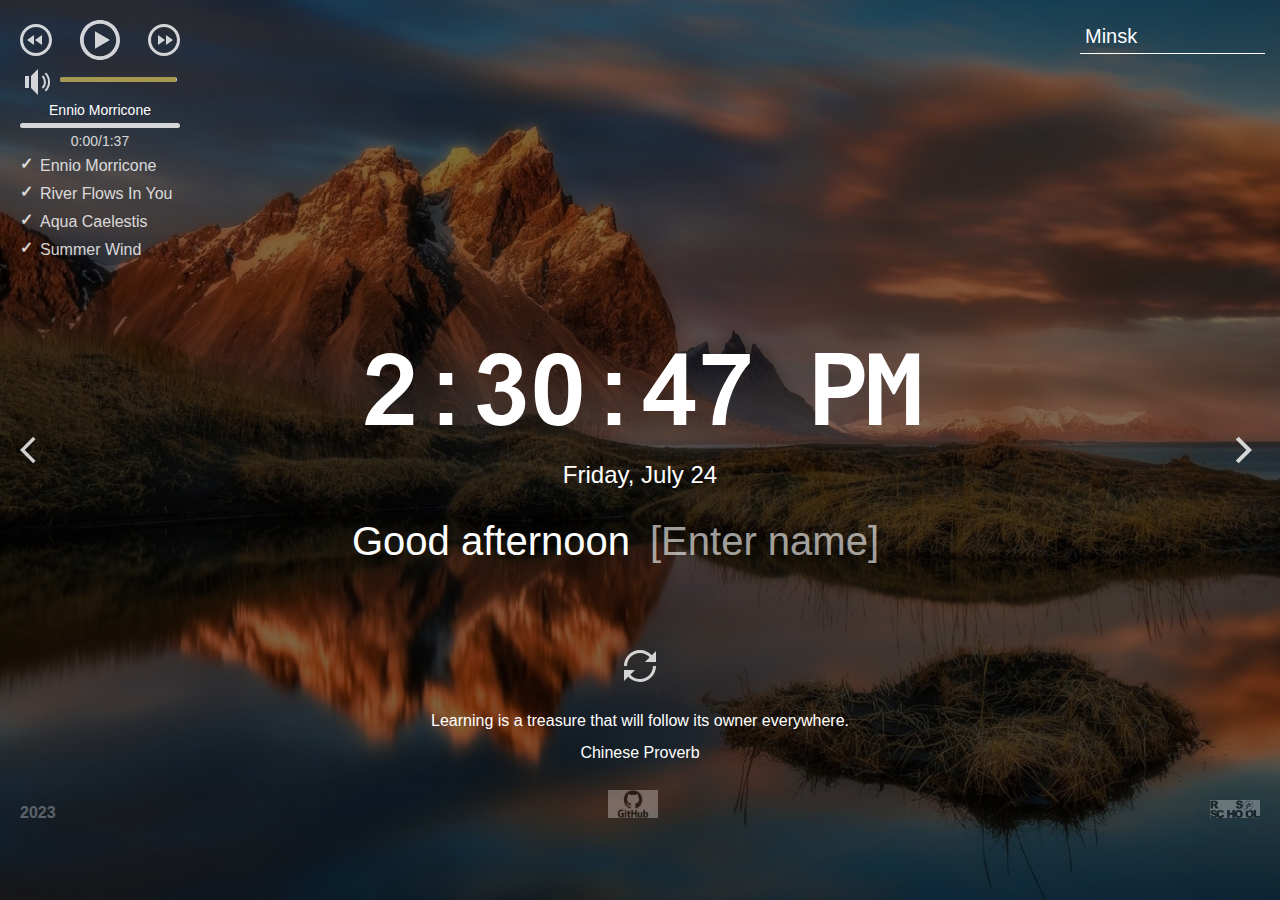
<file: momentum/index.html>
<!DOCTYPE html>
<html lang="en">
  <head>
    <meta charset="UTF-8" />
    <meta name="viewport" content="width=device-width, initial-scale=1.0" />
    <link href="assets/favicon.ico" rel="shortcut icon" />
    <link rel="stylesheet" href="css/owfont-regular.css" />
    <link rel="stylesheet" href="css/style.css" />
    <link rel="stylesheet" href="css/css_pro.css" />
    <title>momentum</title>
  </head>
  <body class="body">
    <header class="header">
      <div class="player">
        <div class="player-controls">
          <button class="play-prev player-icon"></button>
          <button class="play player-icon"></button>
          <button class="play-next player-icon"></button>
        </div>

        <!--*********************************************************************-->
        <div class="volume-container">
          <div class="volume-button">
            <div class="volume icono-volumeMedium"></div>
          </div>

          <div class="volume-slider">
            <div class="volume-percentage"></div>
          </div>
        </div>
        <div class="current-track-name">Ennio Morricone</div>
        <!--*********************************************************************-->
        <!--*********************************************************************-->
        <div class="timeline">
          <div class="progress"></div>
        </div>
        <div class="time-track">
          <div class="current">0:00</div>
          <div class="divider">/</div>
          <div class="length">1:37</div>
        </div>
        <!--*********************************************************************-->
        <ul class="play-list"></ul>
      </div>
      <div class="weather">
        <input type="text" class="city" value="Minsk" />
        <i class="weather-icon owf"></i>
        <div class="weather-error"></div>
        <div class="description-container">
          <span class="temperature"></span>
          <span class="weather-description"></span>
        </div>
        <div class="wind"></div>
        <div class="humidity"></div>
      </div>
    </header>
    <main class="main">
      <div class="slider-icons">
        <button class="slide-prev slider-icon"></button>
        <button class="slide-next slider-icon"></button>
      </div>
      <time class="time"></time>
      <date class="date"></date>
      <div class="greeting-container">
        <span class="greeting"></span>
        <input type="text" placeholder="[Enter name]" class="name" />
      </div>
    </main>
    <section class="footer">
      <button class="change-quote"></button>
      <div>
        <div class="quote"></div>
        <div class="author"></div>
      </div>
    </section>

    <footer class="fff">
      <p class="year">2023</p>
      <a href="https://github.com/Alexey888888"
        ><img class="logo-git" src="assets/img/GitHub-logo.jpg" alt="github"
      /></a>
      <a href="https://rs.school/js/"
        ><img
          class="logo-git"
          src="assets/img/rs_school_js.svg"
          alt="rs_school_js"
      /></a>
    </footer>
    <script src="js/index.js"></script>
    <script type="module" src="js/time_date_greeting.js"></script>
    <script src="js/save_name.js"></script>
    <script type="module" src="js/slider.js"></script>
    <script src="js/weather.js"></script>
    <script src="js/quotes.js"></script>
    <script type="module" src="js/audio_play.js"></script>
  </body>
</html>
</file>
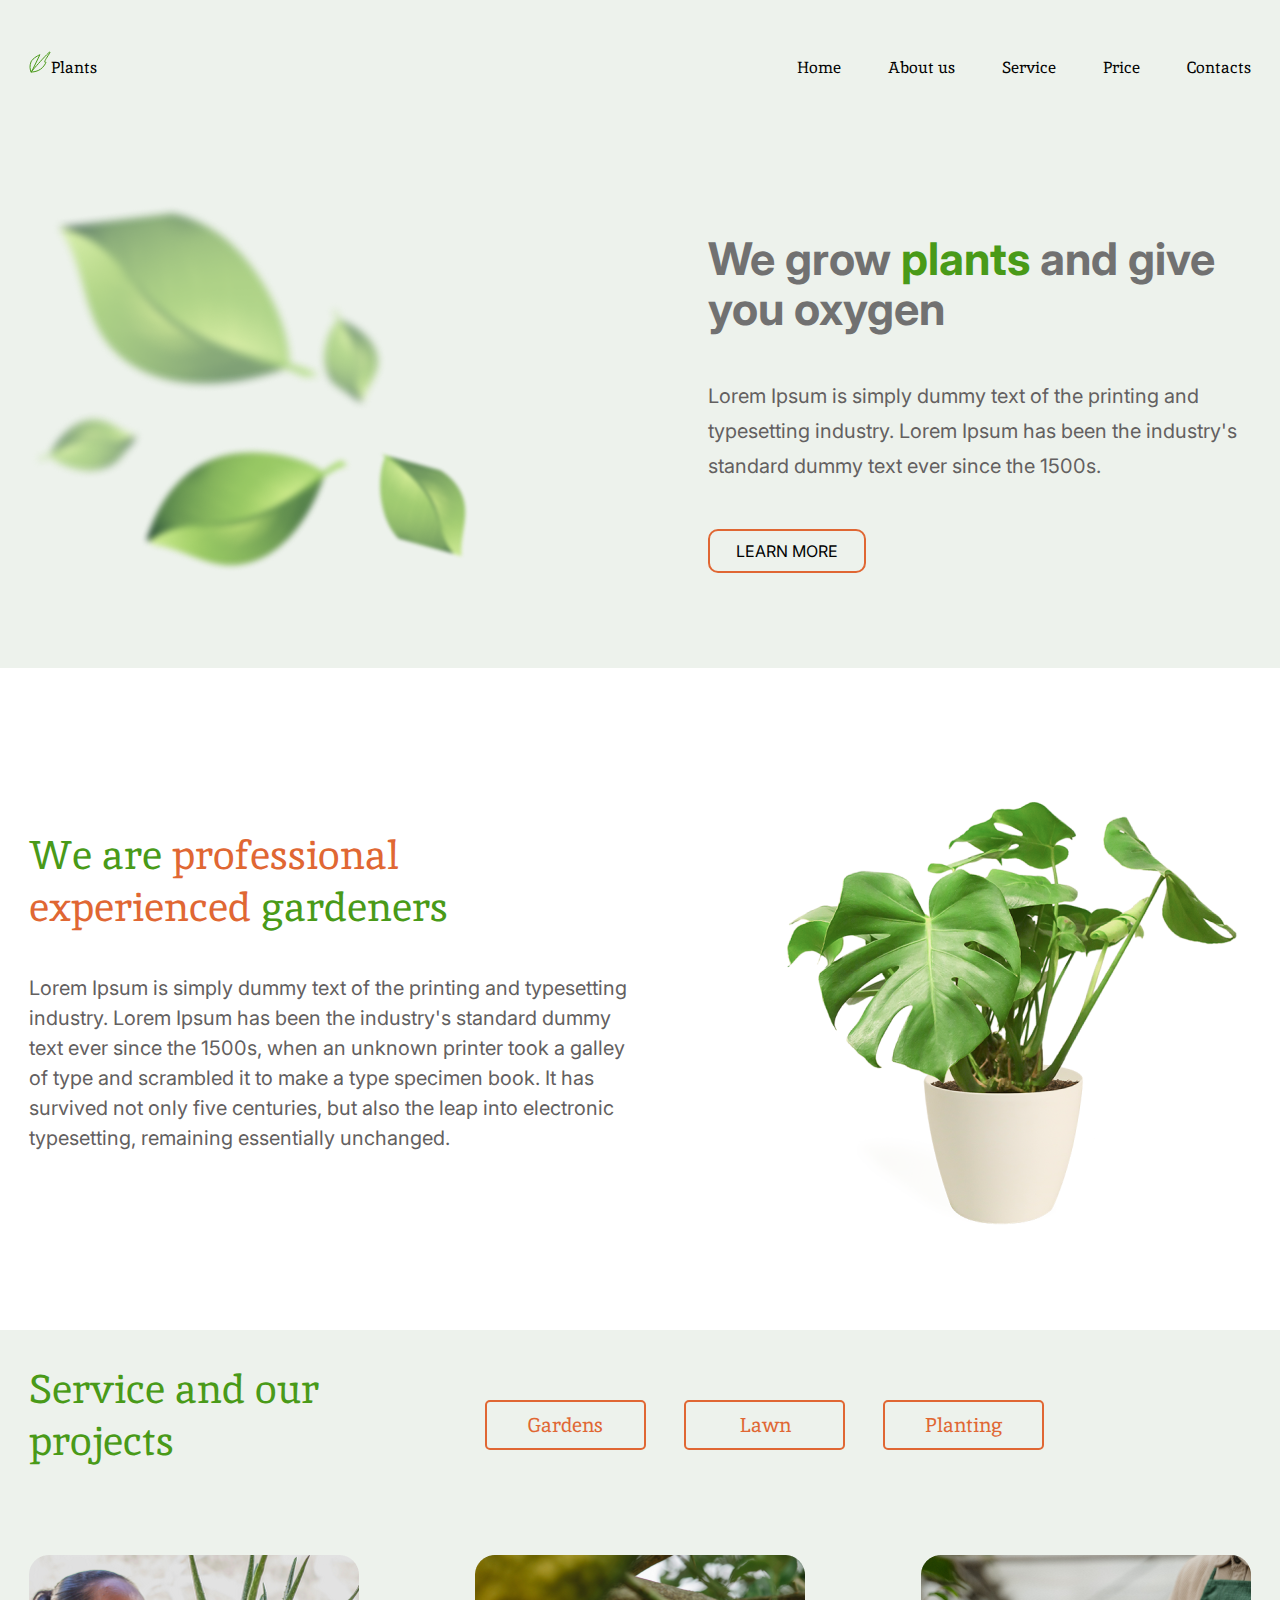
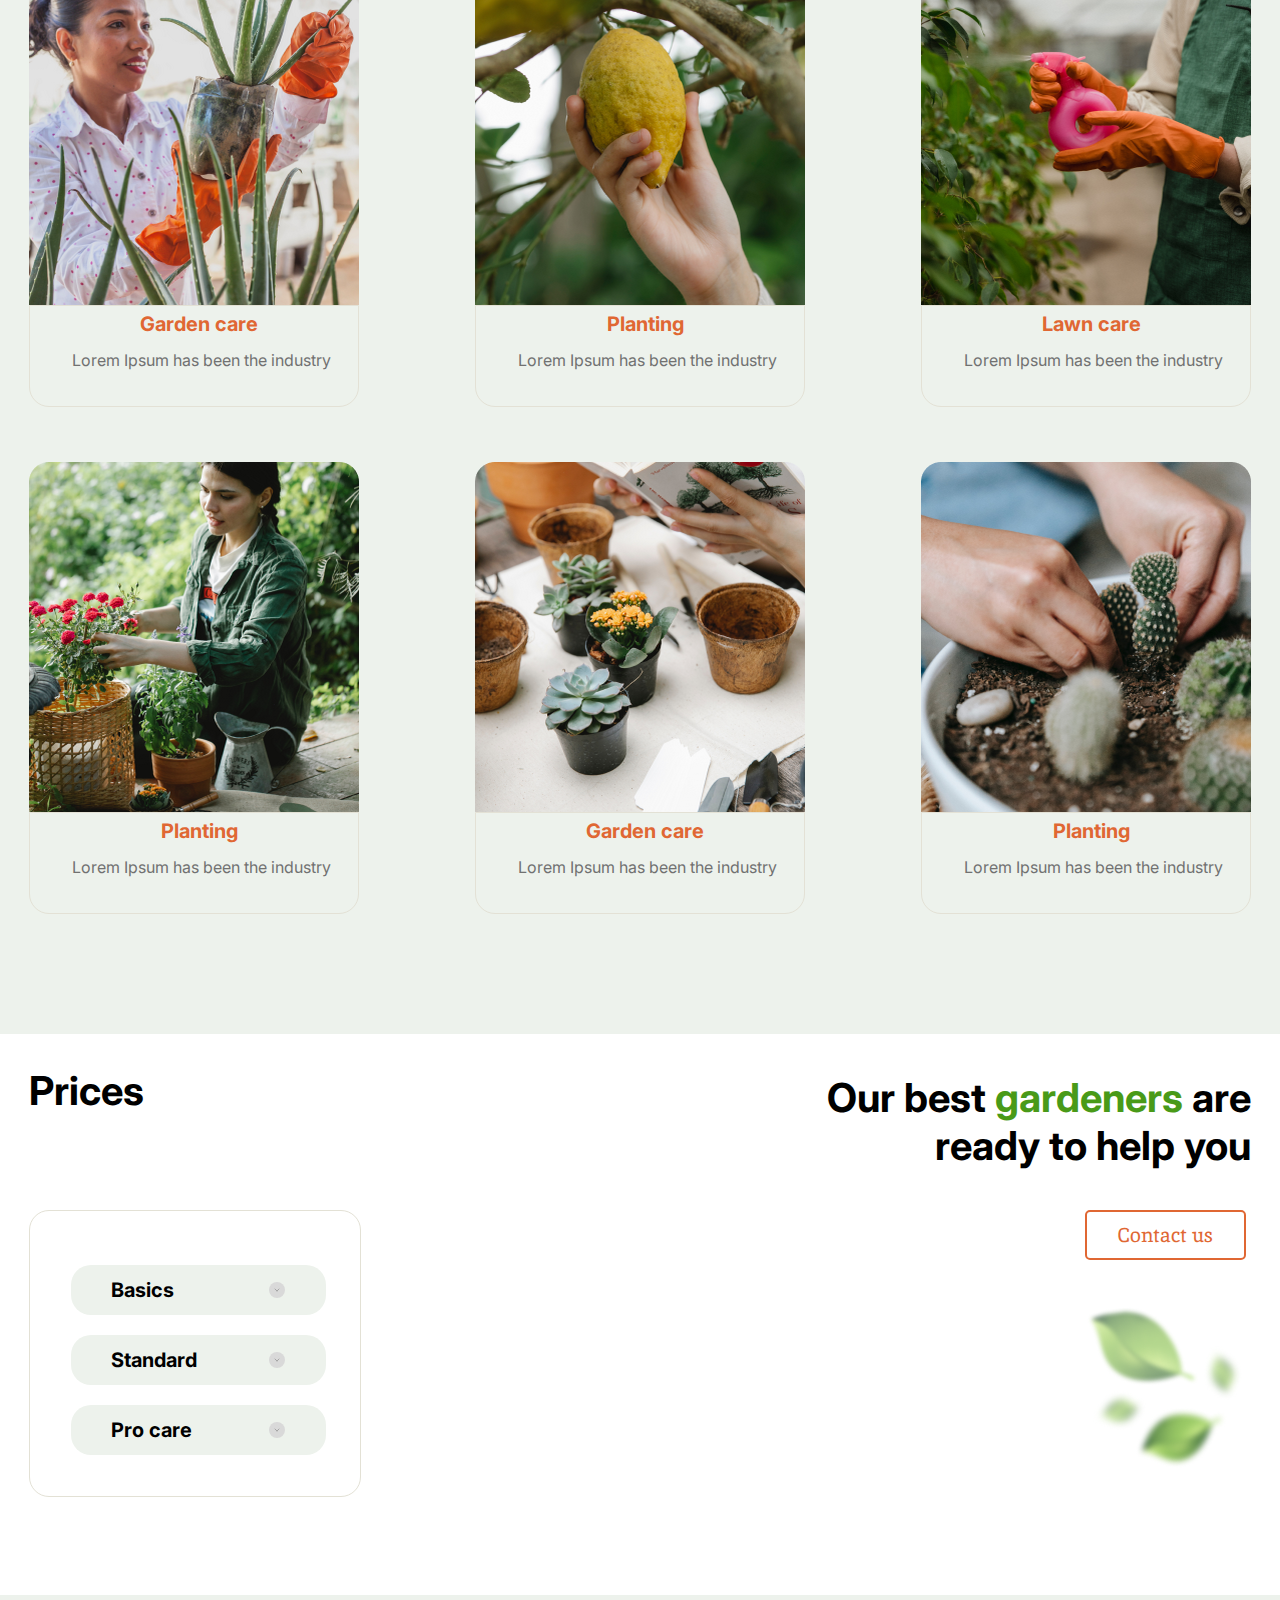
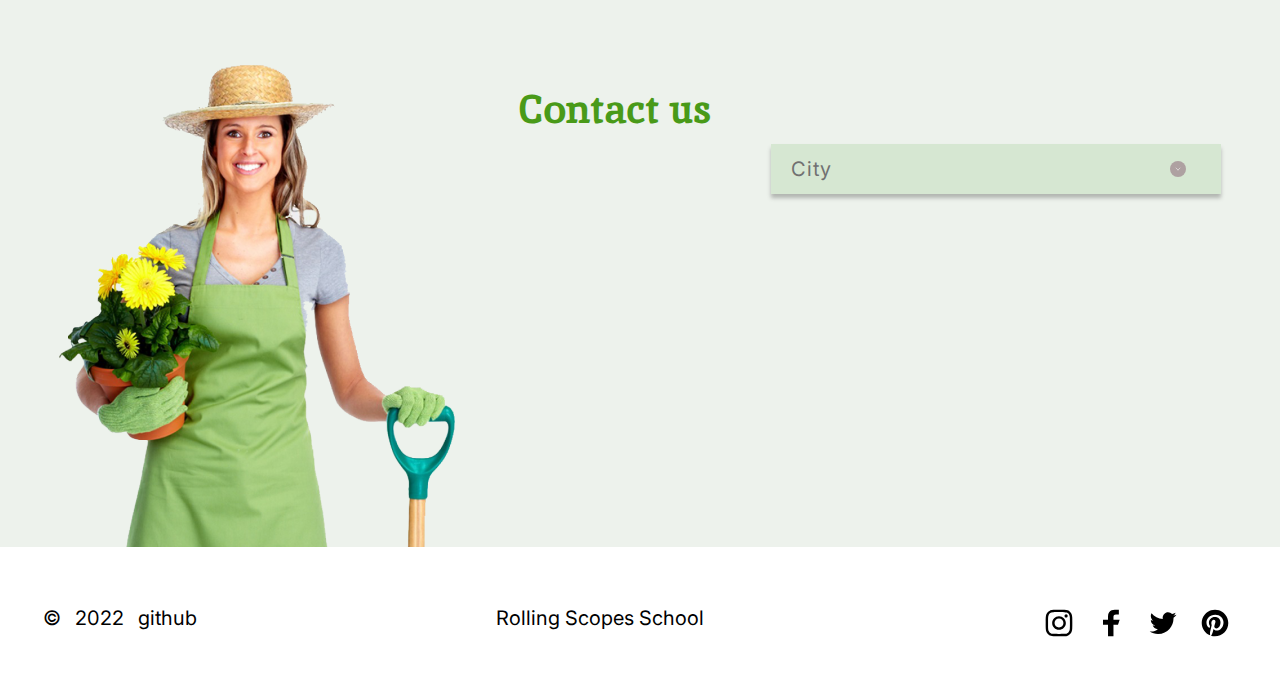
<file: plants/index.html>
<!DOCTYPE html>
<html lang="en">
  <head>
    <meta charset="UTF-8" />
    <meta http-equiv="X-UA-Compatible" content="IE=edge" />
    <meta name="viewport" content="width=device-width, initial-scale=1.0" />
    <title>Plants</title>
    <link rel="stylesheet" type="text/css" href="./assets/normalize.css" />
    <link rel="preconnect" href="https://fonts.googleapis.com" />
    <link rel="preconnect" href="https://fonts.gstatic.com" crossorigin />
    <link
      href="https://fonts.googleapis.com/css2?family=Inika:wght@400;700&family=Inter:wght@400;700&display=swap"
      rel="stylesheet"
    />
    <link rel="stylesheet" href="style.css" />
    <link rel="stylesheet" href="media.css" />
    <link
      rel="shortcut icon"
      href="./assets/img/favicon.png"
      type="image/x-icon"
    />
  </head>
  <body>
    <!--HEADER-->
    <header class="header">
      <div class="container">
        <div class="header__wrapper">
          <a href="#"
            ><div class="header__logo-container">
              <img src="assets/svg/logo_vector.svg" alt="logo" />
              <p class="logo__title">Plants</p>
            </div></a
          >

          <div class="burger">
            <span></span>
            <span></span>
            <span></span>
            <span></span>
          </div>

          <div class="menu">
            <nav class="navigation">
              <ul class="navigation__menu">
                <li class="navigation__item">
                  <a class="link-navigation" href="#">Home</a>
                </li>
                <li class="navigation__item">
                  <a class="link-navigation" href="#about">About us</a>
                </li>
                <li class="navigation__item">
                  <a class="link-navigation" href="#service">Service</a>
                </li>
                <li class="navigation__item">
                  <a class="link-navigation" href="#price">Price</a>
                </li>
                <li class="navigation__item">
                  <a class="link-navigation" href="#contacts">Contacts</a>
                </li>
              </ul>
            </nav>
          </div>
        </div>
      </div>
    </header>
    <main>
      <!--WELCOME-->
      <section class="welcome">
        <div class="container">
          <div class="welcome__wrapper">
            <div class="welcome__img">
              <img
                src="assets/img/leafs.png"
                alt="leafs"
                class="welcome__leafs"
              />
            </div>
            <div class="welcome__content">
              <h1 class="h1__welcome">
                We grow <span class="span">plants</span> and give you oxygen
              </h1>
              <p class="welcome__text">
                Lorem Ipsum is simply dummy text of the printing and typesetting
                industry. Lorem Ipsum has been the industry's standard dummy
                text ever since the 1500s.
              </p>
              <div class="welcome_buttons">
                <button class="button button_bordered">LEARN MORE</button>
              </div>
            </div>
          </div>
        </div>
      </section>
      <!--ABOUT-->
      <section class="about" id="about">
        <div class="container">
          <div class="about__wrapper">
            <div class="about__content">
              <h2 class="about-h2">
                We are
                <span class="pro">professional experienced</span> gardeners
              </h2>
              <p class="about__text">
                Lorem Ipsum is simply dummy text of the printing and typesetting
                industry. Lorem Ipsum has been the industry's standard dummy
                text ever since the 1500s, when an unknown printer took a galley
                of type and scrambled it to make a type specimen book. It has
                survived not only five centuries, but also the leap into
                electronic typesetting, remaining essentially unchanged.
              </p>
            </div>
            <div class="about__img">
              <img
                src="assets/img/houseplant_1.png"
                alt="houseplant"
                class="houseplant"
              />
            </div>
          </div>
        </div>
      </section>
      <!--SERVICE-->
      <section class="service" id="service">
        <div class="container">
          <div class="service__wrapper">
            <div class="service__wrapper-1">
              <h2 class="h2-service">Service and our projects</h2>

              <div class="service_buttons">
                <button class="button button_bordered_colored">Gardens</button>
                <button class="button button_bordered_colored">Lawn</button>
                <button class="button button_bordered_colored">Planting</button>
              </div>
            </div>
            <div class="service__wrapper-2">
              <div class="services__card">
                <img
                  src="assets/img/first.png"
                  alt="serv_img"
                  class="serv-img"
                />
                <div class="card__description">
                  <h3 class="sevice-h3">Garden care</h3>
                  <p class="card__description-text">
                    Lorem Ipsum has been the industry
                  </p>
                </div>
              </div>
              <div class="services__card">
                <img
                  src="assets/img/second.png"
                  alt="serv_img"
                  class="serv-img"
                />
                <div class="card__description">
                  <h3 class="sevice-h3">Planting</h3>
                  <p class="card__description-text">
                    Lorem Ipsum has been the industry
                  </p>
                </div>
              </div>
              <div class="services__card">
                <img
                  src="assets/img/third.png"
                  alt="serv_img"
                  class="serv-img"
                />
                <div class="card__description">
                  <h3 class="sevice-h3">Lawn care</h3>
                  <p class="card__description-text">
                    Lorem Ipsum has been the industry
                  </p>
                </div>
              </div>
              <div class="services__card">
                <img
                  src="assets/img/fourth.png"
                  alt="serv-img"
                  class="serv-img"
                />
                <div class="card__description">
                  <h3 class="sevice-h3">Planting</h3>
                  <p class="card__description-text">
                    Lorem Ipsum has been the industry
                  </p>
                </div>
              </div>
              <div class="services__card">
                <img
                  src="assets/img/fifth.png"
                  alt="service-img"
                  class="serv-img"
                />
                <div class="card__description">
                  <h3 class="sevice-h3">Garden care</h3>
                  <p class="card__description-text">
                    Lorem Ipsum has been the industry
                  </p>
                </div>
              </div>
              <div class="services__card">
                <img
                  src="assets/img/sixth.png"
                  alt="serv-img"
                  class="serv-img"
                />
                <div class="card__description">
                  <h3 class="sevice-h3">Planting</h3>
                  <p class="card__description-text">
                    Lorem Ipsum has been the industry
                  </p>
                </div>
              </div>
            </div>
          </div>
        </div>
      </section>
      <!--PRICES-->
      <section class="prices" id="price">
        <div class="container">
          <div class="prices__wrapper">
            <div class="prices__wrapper-1">
              <h2 class="price-h2">Prices</h2>
              <p class="price-text">
                Our best <span class="gardeners">gardeners</span> are <br />
                ready to help you
              </p>
            </div>
            <div class="prices__wrapper-2">
              <div class="prices__menu">
                <div class="prices__item">
                  <div class="prices__item-name">Basics</div>
                  <div class="prices__arrow">
                    <img src="assets/svg/arrow.svg" alt="arrow" />
                  </div>
                </div>
                <!---->
                <div class="accourdion__item">
                  <div class="accourdion__box">
                    <div class="accourdion__container">
                      <div class="accourdion__text">
                        Release of Letraset sheets containing Lorem Ipsum
                        passages, and more recently
                      </div>
                      <div class="accourdion__price">
                        <span class="dollars">$</span
                        ><span class="dollars1">15</span> / per hour
                      </div>
                      <div class="button__order">
                        <a href="#contacts">Order</a>
                      </div>
                    </div>
                  </div>
                </div>
                <!---->
                <div class="prices__item">
                  <div class="prices__item-name">Standard</div>
                  <div class="prices__arrow">
                    <img src="assets/svg/arrow.svg" alt="arrow" />
                  </div>
                </div>
                <!---->
                <div class="accourdion__item">
                  <div class="accourdion__box">
                    <div class="accourdion__container">
                      <div class="accourdion__text">
                        Release of Letraset sheets containing Lorem Ipsum
                        passages, and more recently
                      </div>
                      <div class="accourdion__price">
                        <span class="dollars">$</span
                        ><span class="dollars1">25</span> / per hour
                      </div>
                      <div class="button__order">
                        <a href="#contacts">Order</a>
                      </div>
                    </div>
                  </div>
                </div>
                <!---->
                <div class="prices__item">
                  <div class="prices__item-name">Pro care</div>
                  <div class="prices__arrow">
                    <img src="assets/svg/arrow.svg" alt="arrow" />
                  </div>
                </div>

                <!---->
                <div class="accourdion__item">
                  <div class="accourdion__box">
                    <div class="accourdion__container">
                      <div class="accourdion__text">
                        Release of Letraset sheets containing Lorem Ipsum
                        passages, and more recently
                      </div>
                      <div class="accourdion__price">
                        <span class="dollars">$</span
                        ><span class="dollars1">35</span> / per hour
                      </div>
                      <div class="button__order">
                        <a href="#contacts">Order</a>
                      </div>
                    </div>
                  </div>
                </div>
              </div>
              <!---->
              <div class="prices__contact">
                <div class="prices_button">
                  <button class="button button_prices">Contact us</button>
                </div>
                <div class="img-prices">
                  <img
                    src="assets/img/leafs_sm.png"
                    alt="leafs"
                    class="prices__img"
                  />
                </div>
              </div>
            </div>
          </div>
        </div>
      </section>
      <!--CONTACTS-->
      <section class="contacts" id="contacts">
        <div class="container">
          <div class="contacts__wrapper">
            <img
              class="contacts__img"
              src="assets/img/contact_woman.png"
              alt="woman"
            />
            <h2 class="h2__contact-text">Contact us</h2>
            <div class="menu-city">
              <p class="contact__city">City</p>
              <div class="contacts__arrow">
                <img
                  class="arrow--img"
                  src="assets/svg/arrow_2.svg"
                  alt="arrow"
                />
              </div>

              <!---->

              <div class="contacts-inner">
                <div class="select-box">
                  <div class="select-box-container">
                    <div id="can" class="city-name">Canandaigua, NY</div>
                    <div id="ny" class="city-name">New York City</div>
                    <div id="yon" class="city-name">Yonkers, NY</div>
                    <div id="sher" class="city-name">Sherrill, NY</div>
                  </div>
                </div>

                <div class="city__info">
                  <div class="city__row row">
                    <div id="city" class="city__label">City:</div>
                    <div class="city__value">Canandaigua, NY</div>
                  </div>
                  <div class="phone__row row">
                    <div class="phone__label">Phone:</div>
                    <div class="phone__value">+1 585 393 0001</div>
                  </div>
                  <div class="office__row row">
                    <div class="office__label">Office adress:</div>
                    <div class="office__value">151 Charlotte Street</div>
                  </div>
                  <a href="tel:0" class="office__button">Call us</a>
                </div>
              </div>
              <!---->
            </div>
          </div>
        </div>
      </section>
    </main>
    <!--FOOTER-->
    <footer class="footer">
      <div class="container">
        <div class="footer__wrapper">
          <div class="copyright">
            <p class="footer__copyright">&#169;</p>
            <p class="footer__copyright">2022</p>
            <p class="footer__copyright">
              <a href="http://github.com/alexey888888/">github</a>
            </p>
          </div>
          <div class="rs">
            <p>
              <a href="https://rs.school/js-stage0/">Rolling Scopes School</a>
            </p>
          </div>
          <ul class="social__icons">
            <li class="social__item">
              <a href="#"><img src="assets/svg/inst.svg" alt="instagram" /></a>
            </li>
            <li class="social__item">
              <a href="#"><img src="assets/svg/fb.svg" alt="facebook" /></a>
            </li>
            <li class="social__item">
              <a href="#"><img src="assets/svg/tw.svg" alt="twitter" /></a>
            </li>
            <li class="social__item">
              <a href="#"
                ><img src="assets/svg/pinterest.svg" alt="pinterest"
              /></a>
            </li>
          </ul>
        </div>
      </div>
    </footer>
    <script src="index.js"></script>
    <script src="burger.js"></script>
    <script src="select_city.js"></script>
    <script src="service_blur.js"></script>
    <script src="acourdion.js"></script>
  </body>
</html>
</file>
<file: momentum/css/owfont-regular.css>
/*!
 *  owfont-regular 1.0.0 by Deniz Fuchidzhiev - http://websygen.com
 *  License - font: SIL OFL 1.1, css: MIT License
 */
/* FONT PATH
 * -------------------------- */
@font-face {
  font-family: 'owfont';
  src: url('../assets/fonts/owfont-regular.eot?v=1.0.0');
  src: url('../assets/fonts/owfont-regular.eot?#iefix&v=1.0.0') format('embedded-opentype'),
	   url('../assets/fonts/owfont-regular.woff') format('woff'),
	   url('../assets/fonts/owfont-regular.ttf') format('truetype'),
	   url('../assets/fonts/owfont-regular.svg#owf-regular') format('svg');
  font-weight: normal;
  font-style: normal;
}
.owf {
  display: inline-block;
  font: normal normal normal 14px/1 owfont;
  font-size: inherit;
  text-rendering: auto;
  -webkit-font-smoothing: antialiased;
  -moz-osx-font-smoothing: grayscale;
  transform: translate(0, 0);
}
/* makes the font 33% larger relative to the icon container */
.owf-lg {
  font-size: 1.33333333em;
  line-height: 0.75em;
  vertical-align: -15%;
}
.owf-2x {
  font-size: 2em;
}
.owf-3x {
  font-size: 3em;
}
.owf-4x {
  font-size: 4em;
}
.owf-5x {
  font-size: 5em;
}
.owf-fw {
  width: 1.28571429em;
  text-align: center;
}
.owf-ul {
  padding-left: 0;
  margin-left: 2.14285714em;
  list-style-type: none;
}
.owf-ul > li {
  position: relative;
}
.owf-li {
  position: absolute;
  left: -2.14285714em;
  width: 2.14285714em;
  top: 0.14285714em;
  text-align: center;
}
.owf-li.owf-lg {
  left: -1.85714286em;
}
.owf-border {
  padding: .2em .25em .15em;
  border: solid 0.08em #eeeeee;
  border-radius: .1em;
}
.owf-pull-right {
  float: right;
}
.owf-pull-left {
  float: left;
}
.owf.owf-pull-left {
  margin-right: .3em;
}
.owf.owf-pull-right {
  margin-left: .3em;
}

/* owfont uses the Unicode Private Use Area (PUA) to ensure screen
   readers do not read off random characters that represent icons */
   
/*   Weather Condition Codes    */
   
/*   Thunderstorm - - - - - - - - - - - - - - - - - - - - - - - - - - - - - - - - - - - -    */
   
/* thunderstorm with light rain */
.owf-200:before,
.owf-200-d:before,
.owf-200-n:before {
  content: "\EB28";
}
/* thunderstorm with rain */
.owf-201:before,
.owf-201-d:before,
.owf-201-n:before {
  content: "\EB29";
}
/* thunderstorm with heavy rain */
.owf-202:before,
.owf-202-d:before,
.owf-202-n:before {
  content: "\EB2A";
}
/*  light thunderstorm  */
.owf-210:before,
.owf-210-d:before,
.owf-210-n:before {
  content: "\EB32";
}
/*  thunderstorm  */
.owf-211:before,
.owf-211-d:before,
.owf-211-n:before {
  content: "\EB33";
}
/*   heavy thunderstorm   */
.owf-212:before,
.owf-212-d:before,
.owf-212-n:before {
  content: "\EB34";
}
/*   ragged thunderstorm   */
.owf-221:before,
.owf-221-d:before,
.owf-221-n:before {
  content: "\EB3D";
}
/*  thunderstorm with light drizzle    */
.owf-230:before,
.owf-230-d:before,
.owf-230-n:before {
  content: "\EB46";
}
/*  thunderstorm with drizzle     */
.owf-231:before,
.owf-231-d:before,
.owf-231-n:before {
  content: "\EB47";
}
/* thunderstorm with heavy drizzle     */
.owf-232:before,
.owf-232-d:before,
.owf-232-n:before {
  content: "\EB48";
}

/*   Drizzle - - - - - - - - - - - - - - - - - - - - - - - - - - - - - - - - - - - -    */

/*  light intensity drizzle */
.owf-300:before,
.owf-300-d:before,
.owf-300-n:before {
  content: "\EB8C";
}
/*  drizzle */
.owf-301:before,
.owf-301-d:before,
.owf-301-n:before {
  content: "\EB8D";
}
/*  heavy intensity drizzle  */
.owf-302:before,
.owf-302-d:before,
.owf-302-n:before {
  content: "\EB8E";
}
/*   light intensity drizzle rain  */
.owf-310:before,
.owf-310-d:before,
.owf-310-n:before {
  content: "\EB96";
}
/*  drizzle rain  */
.owf-311:before,
.owf-311-d:before,
.owf-311-n:before {
  content: "\EB97";
}
/* heavy intensity drizzle rain */
.owf-312:before,
.owf-312-d:before,
.owf-312-n:before {
  content: "\EB98";
}
/* shower rain and drizzle  */
.owf-313:before,
.owf-313-d:before,
.owf-313-n:before {
  content: "\EB99";
}
/* heavy shower rain and drizzle*/
.owf-314:before,
.owf-314-d:before,
.owf-314-n:before {
  content: "\EB9A";
}
/* shower drizzle */
.owf-321:before,
.owf-321-d:before,
.owf-321-n:before {
  content: "\EBA1";
}

/*   Rain - - - - - - - - - - - - - - - - - - - - - - - - - - - - - - - - - - - -    */

/* light rain  */
.owf-500:before,
.owf-500-d:before,
.owf-500-n:before {
  content: "\EC54";
}
/* moderate rain  */
.owf-501:before,
.owf-501-d:before,
.owf-501-n:before {
  content: "\EC55";
}
/* heavy intensity rain  */
.owf-502:before,
.owf-502-d:before,
.owf-502-n:before {
  content: "\EC56";
}
/* very heavy rain   */
.owf-503:before,
.owf-503-d:before,
.owf-503-n:before {
  content: "\EC57";
}
/* extreme rain    */
.owf-504:before,
.owf-504-d:before,
.owf-504-n:before {
  content: "\EC58";
}
/* freezing rain    */
.owf-511:before,
.owf-511-d:before,
.owf-511-n:before {
  content: "\EC5F";
}
/*  light intensity shower rain    */
.owf-520:before,
.owf-520-d:before,
.owf-520-n:before {
  content: "\EC68";
}
/* shower rain  */
.owf-521:before,
.owf-521-d:before,
.owf-521-n:before {
  content: "\EC69";
}
/*  heavy intensity shower rain  */
.owf-522:before,
.owf-522-d:before,
.owf-522-n:before {
  content: "\EC6A";
}
/* ragged shower rain  */
.owf-531:before,
.owf-531-d:before,
.owf-531-n:before {
  content: "\EC73";
}

/*   Snow - - - - - - - - - - - - - - - - - - - - - - - - - - - - - - - - - - - -    */

/* light snow  */
.owf-600:before,
.owf-600-d:before,
.owf-600-n:before {
  content: "\ECB8";
}
/*  snow  */
.owf-601:before,
.owf-601-d:before,
.owf-601-n:before {
  content: "\ECB9";
}
/*   heavy snow   */
.owf-602:before,
.owf-602-d:before,
.owf-602-n:before {
  content: "\ECBA";
}
/*  sleet  */
.owf-611:before,
.owf-611-d:before,
.owf-611-n:before {
  content: "\ECC3";
}
/*   shower sleet */
.owf-612:before,
.owf-612-d:before,
.owf-612-n:before {
  content: "\ECC4";
}
/* light rain and snow */
.owf-615:before,
.owf-615-d:before,
.owf-615-n:before {
  content: "\ECC7";
}
/* rain and snow  */
.owf-616:before,
.owf-616-d:before,
.owf-616-n:before {
  content: "\ECC8";
}
/* light shower snow  */
.owf-620:before,
.owf-620-d:before,
.owf-620-n:before {
  content: "\ECCC";
}
/* shower snow  */
.owf-621:before,
.owf-621-d:before,
.owf-621-n:before {
  content: "\ECCD";
}
/* heavy shower snow  */
.owf-622:before,
.owf-622-d:before,
.owf-622-n:before {
  content: "\ECCE";
}

/*   Atmosphere - - - - - - - - - - - - - - - - - - - - - - - - - - - - - - - - - - - -    */

/* mist */
.owf-701:before,
.owf-701-d:before,
.owf-701-n:before {
  content: "\ED1D";
}
/* smoke */
.owf-711:before,
.owf-711-d:before,
.owf-711-n:before {
  content: "\ED27";
}
/* haze */
.owf-721:before,
.owf-721-d:before,
.owf-721-n:before {
  content: "\ED31";
}
/* Sand/Dust Whirls */
.owf-731:before,
.owf-731-d:before,
.owf-731-n:before {
  content: "\ED3B";
}
/* Fog */
.owf-741:before,
.owf-741-d:before,
.owf-741-n:before {
  content: "\ED45";
}
/* sand */
.owf-751:before,
.owf-751-d:before,
.owf-751-n:before {
  content: "\ED4F";
}
/* dust */
.owf-761:before,
.owf-761-d:before,
.owf-761-n:before {
  content: "\ED59";
}
/*  VOLCANIC ASH  */
.owf-762:before,
.owf-762-d:before,
.owf-762-n:before {
  content: "\ED5A";
}
/* SQUALLS */
.owf-771:before,
.owf-771-d:before,
.owf-771-n:before {
  content: "\ED63";
}
/* TORNADO */
.owf-781:before,
.owf-781-d:before,
.owf-781-n:before {
  content: "\ED6D";
}

/*   Clouds - - - - - - - - - - - - - - - - - - - - - - - - - - - - - - - - - - - -    */

/*  sky is clear  */  /*  Calm  */
.owf-800:before,
.owf-800-d:before,
.owf-951:before,
.owf-951-d:before {
  content: "\ED80";
}
.owf-800-n:before,
.owf-951-n:before {
  content: "\F168";
}
/*  few clouds   */
.owf-801:before,
.owf-801-d:before {
  content: "\ED81";
}
.owf-801-n:before {
  content: "\F169";
}
/* scattered clouds */
.owf-802:before,
.owf-802-d:before {
  content: "\ED82";
}
.owf-802-n:before {
  content: "\F16A";
}
/* broken clouds  */
.owf-803:before,
.owf-803-d:before,
.owf-803-n:before {
  content: "\ED83";
}
/* overcast clouds  */
.owf-804:before,
.owf-804-d:before,
.owf-804-n:before {
  content: "\ED84";
}

/*   Extreme - - - - - - - - - - - - - - - - - - - - - - - - - - - - - - - - - - - -    */

/* tornado  */
.owf-900:before,
.owf-900-d:before,
.owf-900-n:before {
  content: "\EDE4";
}
/*  tropical storm  */
.owf-901:before,
.owf-901-d:before,
.owf-901-n:before {
  content: "\EDE5";
}
/* hurricane */
.owf-902:before,
.owf-902-d:before,
.owf-902-n:before {
  content: "\EDE6";
}
/* cold */
.owf-903:before,
.owf-903-d:before,
.owf-903-n:before {
  content: "\EDE7";
}
/* hot */
.owf-904:before,
.owf-904-d:before,
.owf-904-n:before {
  content: "\EDE8";
}
/* windy */
.owf-905:before,
.owf-905-d:before,
.owf-905-n:before {
  content: "\EDE9";
}
/* hail */
.owf-906:before,
.owf-906-d:before,
.owf-906-n:before {
  content: "\EDEA";
}

/*   Additional - - - - - - - - - - - - - - - - - - - - - - - - - - - - - - - - - - - -    */

/* Setting */
.owf-950:before,
.owf-950-d:before,
.owf-950-n:before {
  content: "\EE16";
}
/*  Light breeze  */
.owf-952:before,
.owf-952-d:before,
.owf-952-n:before {
  content: "\EE18";
}
/*  Gentle Breeze  */
.owf-953:before,
.owf-953-d:before,
.owf-953-n:before {
  content: "\EE19";
}
/*  Moderate breeze  */
.owf-954:before,
.owf-954-d:before,
.owf-954-n:before {
  content: "\EE1A";
}
/* Fresh Breeze  */
.owf-955:before,
.owf-955-d:before,
.owf-955-n:before {
  content: "\EE1B";
}
/* Strong  Breeze  */
.owf-956:before,
.owf-956-d:before,
.owf-956-n:before {
  content: "\EE1C";
}
/* High wind, near gale  */
.owf-957:before,
.owf-957-d:before,
.owf-957-n:before {
  content: "\EE1D";
}
/* Gale */
.owf-958:before,
.owf-958-d:before,
.owf-958-n:before {
  content: "\EE1E";
}
/*  Severe Gale  */
.owf-959:before,
.owf-959-d:before,
.owf-959-n:before {
  content: "\EE1F";
}
/* Storm */
.owf-960:before,
.owf-960-d:before,
.owf-960-n:before {
  content: "\EE20";
}
/*  Violent Storm  */
.owf-961:before,
.owf-961-d:before,
.owf-961-n:before {
  content: "\EE21";
}
/* Hurricane */
.owf-962:before,
.owf-962-d:before,
.owf-962-n:before {
  content: "\EE22";
}
</file>
<file: momentum/css/style.css>
@font-face {
  font-family: "Arial-MT";
  src: url("../assets/fonts/Arial-MT.woff"); /* Путь к файлу со шрифтом */
}

* {
  box-sizing: border-box;
  margin: 0;
  padding: 0;
}

body {
  min-width: 480px;
  min-height: 100vh;
  font-family: "Arial", sans-serif;
  font-size: 16px;
  color: #fff;
  text-align: center;
  background: url("../assets/img/bg.jpg") center/cover, rgba(0, 0, 0, 0.5);
  background-blend-mode: multiply;
  transition: background-image 1s ease-in-out;
}

.header {
  display: flex;
  justify-content: space-between;
  align-items: flex-start;
  width: 100%;
  height: 30vh;
  min-height: 220px;
  padding: 20px;
}

.player-controls {
  display: flex;
  align-items: center;
  justify-content: space-between;
  width: 160px;
  margin-bottom: 28px;
}

.play-list {
  text-align: left;
  position: relative;
  bottom: 12px;
}

.play-item {
  position: relative;
  padding: 5px;
  padding-left: 20px;
  list-style: none;
  opacity: 0.8;
  cursor: pointer;
  transition: 0.3s;
}

.play-item:hover {
  opacity: 1;
}

.play-item::before {
  content: "\2713";
  position: absolute;
  left: 0;
  top: 2px;
  font-weight: 900;
}

.item-active::before {
  color: #c5b358;
}

.player-icon,
.slider-icon,
.change-quote {
  width: 32px;
  height: 32px;
  background-size: 32px 32px;
  background-position: center center;
  background-repeat: no-repeat;
  background-color: transparent;
  border: 0;
  outline: 0;
  opacity: 0.8;
  cursor: pointer;
  transition: 0.3s;
}

.player-icon:hover,
.slider-icon:hover,
.change-quote:hover {
  opacity: 1;
}

.player-icon:active,
.slider-icon:active,
.change-quote:active {
  border: 0;
  outline: 0;
  transform: scale(1.1);
}

.play {
  width: 40px;
  height: 40px;
  background-size: 40px 40px;
  background-image: url("../assets/svg/play.svg");
}

.pause {
  background-image: url("../assets/svg/pause.svg");
}

.play-prev {
  background-image: url("../assets/svg/play-prev.svg");
}

.play-next {
  background-image: url("../assets/svg/play-next.svg");
}

.weather {
  display: flex;
  flex-direction: column;
  justify-content: space-between;
  align-items: flex-start;
  row-gap: 5px;
  width: 180px;
  min-height: 180px;
  text-align: left;
}

.weather-error {
  margin-top: -10px;
}

.description-container {
  display: flex;
  flex-wrap: wrap;
  justify-content: flex-start;
  align-items: center;
  column-gap: 12px;
}

.weather-icon {
  font-size: 44px;
}

.city {
  width: 185px;
  height: 34px;
  padding: 5px;
  font-size: 20px;
  line-height: 24px;
  color: #fff;
  border: 0;
  outline: 0;
  border-bottom: 1px solid #fff;
  background-color: transparent;
}

.city::placeholder {
  font-size: 20px;
  color: #fff;
  opacity: 0.6;
}

.main {
  position: relative;
  display: flex;
  flex-direction: column;
  justify-content: center;
  align-items: center;
  width: 100%;
  height: 40vh;
  min-height: 260px;
  padding: 20px;
}

.slider-icon {
  position: absolute;
  top: 50%;
  margin-top: -16px;
  cursor: pointer;
}

.slide-prev {
  left: 20px;
  background-image: url("../assets/svg/slider-prev.svg");
}

.slide-next {
  right: 20px;
  background-image: url("../assets/svg/slider-next.svg");
}

.time {
  min-height: 124px;
  margin-bottom: 10px;
  font-family: "Arial-MT";
  font-size: 100px;
  letter-spacing: -4px;
}

.date {
  min-height: 28px;
  font-size: 24px;
  margin-bottom: 20px;
}

.greeting-container {
  display: flex;
  flex-wrap: wrap;
  justify-content: stretch;
  align-items: center;
  min-height: 48px;
  width: 100vw;
  font-size: 40px;
}

.greeting {
  flex: 1;
  padding: 10px;
  text-align: right;
}

.name {
  flex: 1;
  max-width: 50%;
  padding: 10px;
  font-size: 40px;
  text-align: left;
  color: #fff;
  background-color: transparent;
  border: 0;
  outline: 0;
}

.name::placeholder {
  color: #fff;
  opacity: 0.6;
}

.footer {
  display: flex;
  flex-direction: column;

  align-items: center;
  width: 100%;

  min-height: 160px;
  padding: 20px;
}

.change-quote {
  margin-bottom: 30px;
  background-image: url("../assets/svg/reload.svg");
}

.quote {
  min-height: 32px;
}

.author {
  min-height: 20px;
}

.fff {
  display: flex;
  justify-content: space-between;
  align-items: flex-end;
  opacity: 0.3;
  margin-left: 20px;
  margin-right: 20px;
}

.year {
  font-weight: 900;
}

.logo-git,
.logo-rs {
  width: 50px;
  background-color: #fff;
}

@media (max-width: 768px) {
  .time {
    min-height: 80px;
    font-size: 72px;
  }

  .greeting-container {
    min-height: 40px;
    font-size: 32px;
  }

  .greeting {
    padding: 5px;
  }

  .name {
    font-size: 32px;
    padding: 5px;
  }
}
</file>
<file: momentum/css/css_pro.css>
.timeline {
  background: rgb(255, 255, 255);
  width: 100%;
  height: 5px;
  position: relative;
  bottom: 15px;
  cursor: pointer;
  border-radius: 3px;
  opacity: 0.8;
}
.progress {
  background: #c5b358;
  width: 0%;
  height: 5px;
  transition: 0.25s;
  border-radius: 3px 0 0 3px;
}

.time-track {
  margin-bottom: 5px;
  position: relative;
  bottom: 10px;
  display: flex;
  justify-content: center;
  align-items: center;
  opacity: 0.8;
  font-size: 14px;
}

.volume-container {
  position: relative;
  bottom: 23px;
}

.current-track-name {
  position: relative;
  bottom: 20px;
  font-size: 14px;
}

.volume-button {
  display: flex;
  align-items: center;
  opacity: 0.8;
}

.volume-button:hover {
  opacity: 1;
}

.icono-volumeMedium,
.icono-volumeMute {
  cursor: pointer;
}

.volume-slider {
  cursor: pointer;
  position: absolute;
  top: 12px;
  height: 5px;
  background: white;
  transition: 0.25s;
  border-radius: 3px;
  opacity: 0.8;
  left: 40px;
  width: 117px;
}
.volume-percentage {
  background: #c5b358;
  height: 100%;
  width: 99%;
  border-radius: 3px 0 0 3px;
}

.icono-volumeMedium:before,
.icono-volumeMute:after,
.icono-volumeMute:before {
  position: absolute;
  top: 50%;
  -webkit-transform: translateY(-50%);
  transform: translateY(-50%);
}

.icono-volumeMedium,
.icono-volumeMute {
  width: 0;
  height: 0;
  border: 7px solid;
  border-left: none;
  border-top-color: transparent;
  border-bottom-color: transparent;
  padding: 6px 3px;
  box-shadow: inset 4px 0;
  margin: 4px 10px 4px 11px;
}

.icono-volumeMedium {
  margin: 4px 14px 4px 7px;
}

.icono-volumeMedium:before {
  width: 15px;
  height: 15px;
  position: absolute;
  border-radius: 50%;
  border-top-color: transparent;
  border-bottom-color: transparent;
  border-left-color: transparent;
  left: 2px;
}

.icono-volumeMedium {
  margin: 4px 16px 4px 5px;
}

.icono-volumeMedium:before {
  border-style: double;
  border-width: 6px;
  left: -2px;
}

.icono-volumeMute {
  margin: 4px 16px 4px 5px;
}

.icono-volumeMute:after,
.icono-volumeMute:before {
  box-shadow: inset 0 0 0 32px;
}

.icono-volumeMute:before {
  width: 10px;
  height: 2px;
  left: 17px;
}

.icono-volumeMute:after {
  height: 10px;
  width: 2px;
  left: 21px;
}
.icono-volumeMute:after,
.icono-volumeMute:before {
  -webkit-transform: translateY(-50%) rotate(45deg);
  transform: translateY(-50%) rotate(45deg);
}

[class*="icono-"] {
  display: inline-block;
  vertical-align: middle;
  position: relative;
  font-style: normal;
  color: currentColor;
  text-align: left;
  text-indent: -9999px;
  direction: ltr;
}
[class*="icono-"]:after,
[class*="icono-"]:before {
  content: "";
  pointer-events: none;
}

[class*="icono-"],
[class*="icono-"] * {
  box-sizing: border-box;
}
</file>
<file: plants/style.css>
html {
  scroll-behavior: smooth;
}

body {
  width: 100%;
  height: 100%;
  font-family: "Inika", serif;
  font-family: "Inter", sans-serif;
}

a {
  text-decoration: none;
  color: #000000;
}

.container {
  max-width: 1222px;
  margin: 0 auto;
}

/* HEADER */

header {
  background-color: #edf2ec;
}

.header__wrapper {
  font-weight: 500;
  font-size: 16px;
  line-height: 55px;
  display: flex;
  justify-content: space-between;
  align-items: baseline;
  font-family: "Inika";
  font-style: normal;
}

.header__logo-container {
  font-weight: 400;
  line-height: 23px;
  margin-top: 40px;
  margin-bottom: 62px;
  display: flex;
  align-items: baseline;
}

.navigation__menu {
  display: flex;

  list-style-type: none;
}

.navigation__item {
  margin-left: 47px;
}

.navigation__menu a:hover {
  color: #e06733;
  transition: all 0.3s;
}

/* WELCOME */

.welcome {
  background-color: #edf2ec;
}

.welcome__wrapper {
  display: flex;
}

.welcome__img {
  margin-top: 32px;
  margin-right: 120px;
}

.welcome__content {
  margin-top: 47px;
  margin-bottom: 95px;
}

.h1__welcome {
  font-family: "Inter";
  font-style: normal;
  font-weight: 700;
  font-size: 45px;
  line-height: 50px;
  color: #717171;
  margin-left: 97px;
}

h1 span {
  color: #499a18;
}

.welcome__text {
  font-family: "Inter";
  font-weight: 400;
  font-size: 20px;
  line-height: 35px;
  color: #636060;
  margin-top: 45px;
  margin-left: 97px;
}

.button {
  font-family: "Inter";
  font-style: normal;
  font-weight: 400;
  font-size: 16px;
  line-height: 20px;
  color: #010201;
  transition: all 0.9s;
}

.button_bordered {
  background: #edf2ec;
  width: 158px;
  height: 44px;
  border: 2px solid #e06733;
  border-radius: 10px;
  cursor: pointer;
  margin-left: 97px;
  margin-top: 25px;
}

.button_bordered:hover {
  background: #e06733;
  color: #ffffff;
}

/*ABOUT*/

.about__wrapper {
  display: flex;
}

.about-h2 {
  font-family: "Inika";
  font-style: normal;
  font-weight: 400;
  font-size: 40px;
  line-height: 52px;
  color: #499a18;
  margin-top: 161px;
  margin-right: 250px;
}

.pro {
  color: #e06733;
}

.about__text {
  font-size: 20px;
  line-height: 30px;
  color: #636060;
  margin-top: 40px;
  padding-right: 140px;
}

.about__img {
  margin-top: 93px;
}

/*SERVICE*/

.service {
  background-color: #edf2ec;
  margin-top: 90px;
}

.service__wrapper-1 {
  display: flex;
  align-items: center;
}

.h2-service {
  font-family: "Inika";
  width: 306px;
  height: 94px;
  font-style: normal;
  font-weight: 400;
  font-size: 40px;
  line-height: 52px;
  color: #499a18;
}

.service_buttons {
  display: flex;
  justify-content: space-between;
  margin-top: 30px;
  margin-left: 150px;
}

.button_bordered_colored {
  color: #e06733;
  background: #edf2ec;
  width: 161px;
  height: 50px;
  border: 2px solid #e06733;
  border-radius: 5px;
  cursor: pointer;
  font-family: "Inika";
  font-style: normal;
  font-weight: 400;
  font-size: 20px;
  line-height: 26px;
  margin-right: 38px;
}

.button_bordered_colored:hover {
  background: #e06733;
  color: #ffffff;
}

.bbc-active {
  background: #e06733;
  color: #ffffff;
}

.service__wrapper-2 {
  display: flex;
  flex-wrap: wrap;
  justify-content: space-between;
  margin-top: 64px;
  padding-bottom: 65px;
}

img {
  vertical-align: top;
}

.services__card {
  margin-bottom: 55px;
  transition: 0.9s;
}

.blur {
  filter: blur(3px);
  transition: 0.9s;
}

.card__description {
  border: 1px solid #e3e1d5;
  border-radius: 0px 0px 20px 20px;
}

.sevice-h3 {
  font-family: "Inter";
  font-style: normal;
  font-weight: 700;
  font-size: 20px;
  line-height: 20px;
  color: #e06733;
  text-align: center;
  margin-top: 8px;
  margin-bottom: 12px;
  margin-left: 10px;
}

.card__description-text {
  font-family: "Inter";
  font-style: normal;
  font-weight: 400;
  font-size: 16px;
  line-height: 20px;
  color: #717171;
  text-align: center;
  padding-bottom: 20px;
  margin-left: 14px;
}

/*PRICES*/

.prices__wrapper-1 {
  display: flex;
  justify-content: space-between;
}

.prices__wrapper-2 {
  display: flex;
  justify-content: space-between;
}

.prices__menu {
  width: 332px;

  border: 1px solid #e3e1d5;
  border-radius: 20px;
  display: flex;
  flex-direction: column;
  justify-content: space-between;
  box-sizing: border-box;
  padding-top: 34px;
  padding-right: 34px;
  padding-bottom: 41px;
  padding-left: 41px;
  margin-bottom: 98px;
}

.prices__item {
  background: #edf2ec;
  border-radius: 20px;
  display: flex;
  justify-content: space-between;
  align-items: center;
  max-width: 250px;
  height: 50px;
  padding-right: 41px;
  margin-top: 20px;
  cursor: pointer;
}

.pi-activ {
  background-color: #d6e7d2;
  border-radius: 20px 20px 0 0;
}

.prices__item:hover {
  background: #d6e7d2;
  transition: all 0.9s;
}

.prices__item-name {
  font-family: "Inter";
  font-style: normal;
  font-weight: 700;
  font-size: 20px;
  line-height: 20px;
  color: #000000;
  padding-left: 40px;
}

.prices__arrow {
  width: 16px;
  height: 16px;
  background: #d9d9d9;
  display: flex;
  justify-content: center;
  align-items: center;
  border-radius: 50%;
}

.prices__arraw__active {
  transform: rotate(180deg);
  background: #c1b8b8;
}

.price-h2 {
  font-family: "Inter";
  font-style: normal;
  font-weight: 700;
  font-size: 40px;
  line-height: 48px;
}

.price-text {
  font-family: "Inter";
  font-style: normal;
  font-weight: 700;
  font-size: 40px;
  line-height: 48px;
  text-align: right;
}

.gardeners {
  color: #499a18;
}

.h2__prices {
  text-align: right;
}

.img-prices {
  margin-top: 39px;
}

.button_prices {
  color: #e06733;
  background: #ffffff;
  box-sizing: border-box;
  width: 161px;
  height: 50px;
  border: 2px solid #e06733;
  border-radius: 5px;
  cursor: pointer;
  font-family: "Inika";
  font-style: normal;
  font-weight: 400;
  font-size: 20px;
}

.button_prices:hover {
  background: #e06733;
  color: #ffffff;
}

/*CONTACT*/

.contacts {
  background-color: #edf2ec;
  padding-top: 55px;
}

.contacts__wrapper {
  display: flex;
  justify-content: space-around;
}

.h2__contact-text {
  color: #499a18;
  font-size: 36px;
  font-family: "Inika";
  font-style: normal;
  font-weight: 700;
  font-size: 40px;
  line-height: 52px;
}

.menu-city {
  position: relative;
  width: 450px;
  height: 50px;
  background: #d6e7d2;
  box-shadow: 0px 4px 4px rgba(0, 0, 0, 0.25);
  display: flex;
  align-items: center;
  justify-content: space-between;
  margin-top: 94px;
  cursor: pointer;
}

.menu-city:hover {
  background: #c1e698;
  transition: all 0.9s;
}

.contact__city {
  font-family: "Inter";
  font-style: normal;
  font-size: 20px;
  line-height: 40px;
  letter-spacing: 0.05em;
  color: #717171;
  padding-left: 20px;
}

.act {
  font-size: 16px;
  line-height: 1.8;
  letter-spacing: 0.05em;
}

.contacts__arrow {
  background-color: #aea1a1;
  width: 16px;
  height: 16px;
  border-radius: 50%;
  margin-right: 35px;
  display: flex;
  justify-content: center;
  align-items: center;
}

/*FOOTER*/

.footer__wrapper {
  font-size: 20px;
  display: flex;
  justify-content: space-between;
  margin-top: 40px;
  margin-bottom: 40px;
}

.footer__copyright {
  margin-left: 14px;
}

.copyright {
  display: flex;
  justify-content: space-between;
}

.social__icons {
  list-style-type: none;
  display: flex;
}

.social__item {
  margin-right: 20px;
}

/* select_city*/
.contacts-inner {
  position: absolute;
  top: 100%;
  width: 100%;
}

.select-box {
  position: absolute;
  width: 100%;
  box-shadow: 0px 4px 4px rgba(0, 0, 0, 0.25);

  background: #dce9d9;

  opacity: 0;
  transition: 0.9s;

  visibility: hidden;
}

.active {
  opacity: 1;
  visibility: visible;
  z-index: 2;
}

.select-box-container {
  font-size: 16px;
  line-height: 1.8;
  letter-spacing: 0.05em;
  color: #499a18;
  margin: 0px 0 25px 0;
  margin-left: 50px;
  margin-right: 50px;
  margin-top: 27px;
  margin-bottom: 31px;
}

.city-name {
  cursor: pointer;
  display: block;
  width: 100%;
  border-bottom: 1px solid #d9d9d9;
  margin-bottom: 12px;
}

.city-name:hover {
  border-bottom: 1px solid #717171;
  color: #717171;
}

.city__info {
  position: absolute;
  box-sizing: border-box;
  padding: 27px 33px 32px;
  background: #edf2ec;
  border: 1px solid #000000;
  border-radius: 20px;
  width: 100%;

  opacity: 0;
  visibility: hidden;
  transition: 0.9s;

  top: 47px;
}

.actives {
  opacity: 1;
  visibility: visible;
}

.row {
  line-height: 40px;
  display: flex;
}

.city__value {
  margin-left: 93px;
  color: #717171;
}

.phone__value {
  margin-left: 67px;
  color: #717171;
}

.office__value {
  margin-left: 15px;
  color: #717171;
}

.office__button {
  font-family: "Inika";
  font-style: normal;
  font-weight: 700;
  font-size: 10px;
  line-height: 13px;
  margin-top: 30px;
  margin-left: 130px;
  border-radius: 5px;
  border: 1px solid #e06733;
  color: #717171;
  width: 122px;
  height: 26px;
  text-decoration: none;
  cursor: pointer;
  transition: 0.9s;
  display: flex;
  align-items: center;
  justify-content: center;
}

.office__button:hover {
  background-color: #e06733;
  color: white;
}

.contacts__arraw__active {
  transform: rotate(180deg);
}

/*ACCOURDION*/

.accourdion__item {
  height: 0px;
  visibility: hidden;
}

.accourdion__box {
  background-color: #d6e7d2;
  border-radius: 0 0 20px 20px;
  height: 104px;
}

.accourdion__container {
  margin-left: 40px;
  margin-right: 41px;
}

.accourdion__text {
  font-weight: 300;
  font-size: 10px;
  line-height: 10px;
  color: #717171;
  border-top: 0.5px solid #aea1a1;
  padding-top: 6px;
  padding-bottom: 6px;
}

.accourdion__price {
  font-weight: 400;
  font-size: 12px;
  line-height: 20px;
  color: #000000;
}

.button__order {
  width: 86px;
  height: 25px;
  border: none;
  background: #ffffff;
  border-radius: 10px;
  margin-top: 5px;
}

.button__order a {
  color: #717171;
  display: inline-block;
  width: 100%;
  height: 100%;
  padding-left: 20px;
  padding-top: 4px;
  border-radius: 10px;
}

.button__order:hover {
  color: white;
  background-color: #e06733;
}

.open {
  height: 150px;
  visibility: visible;
}

.dollars {
  color: #e06733;
  font-weight: 700;
  font-size: 12px;
  line-height: 20px;
}

.dollars1 {
  color: #e06733;
  font-weight: 700;
  font-size: 16px;
  line-height: 20px;
}
</file>
<file: plants/media.css>
@media (max-width: 1000px) {
  .welcome__wrapper {
    flex-direction: row-reverse;
  }

  .welcome__leafs {
    max-width: 280px;
  }

  .houseplant {
    max-width: 250px;
  }

  .service__wrapper-1 {
    flex-direction: column;
  }

  .contacts__wrapper {
    flex-direction: column;
    align-items: center;
  }

  .contacts__img {
    max-width: 200px;
    order: 5;
    margin-top: 250px;
  }

  .h2__contact-text {
    order: -1;
  }
}

@media (max-width: 768px) {
  .container {
    max-width: 668px;
  }

  .header__logo-container {
    font-weight: 400;
    font-size: 16px;
    line-height: 21px;
    margin-top: 49px;
    margin-bottom: 51px;
    display: flex;
    align-items: baseline;
  }

  .welcome__img {
    margin-top: 0px;
    margin-right: 0px;
    margin-left: 18px;
  }

  .welcome__leafs {
    margin-top: 40px;
  }

  .welcome__content {
    margin-top: 25px;
    margin-bottom: 70px;
  }

  .h1__welcome {
    font-size: 35px;
    line-height: 50px;
    margin-left: 0px;
  }

  .welcome__text {
    font-size: 16px;
    line-height: 25px;
    margin-top: 0px;
    margin-left: 0px;
  }

  .button_bordered {
    background: #edf2ec;
    width: 158px;
    height: 44px;
    border: 2px solid #e06733;
    border-radius: 10px;
    cursor: pointer;
    margin-top: 30px;
    margin-left: 0px;
  }

  .about__wrapper {
    display: block;
  }

  .about-h2 {
    width: 423px;
    font-weight: 400;
    font-size: 35px;
    line-height: 46px;
    text-align: center;
    margin-top: 40px;
    margin-left: 150px;
    margin-right: 0px;
  }

  .about__text {
    font-weight: 400;
    font-size: 20px;
    line-height: 30px;
    margin-top: 40px;
    padding-right: 0px;
  }

  .about__img {
    margin-top: 40px;
    margin-bottom: 95px;
    margin-left: 259px;
    margin-right: 259px;
  }

  .h2-service {
    width: 306px;
    height: 94px;
    font-family: "Inika";
    font-style: normal;
    font-weight: 400;
    font-size: 35px;
    line-height: 46px;
    color: #499a18;
  }

  .service__wrapper-1 {
    flex-direction: column;
    align-items: flex-start;
  }

  .service_buttons {
    display: flex;
    justify-content: space-between;
    margin-top: 30px;
    margin-left: 50px;
  }

  .serv-img {
    max-width: 280px;
  }

  .price-h2 {
    font-weight: 700;
    font-size: 35px;
    line-height: 42px;
  }

  .price-text {
    font-weight: 700;
    font-size: 25px;
    line-height: 35px;
    text-align: right;
    margin-top: 139px;
  }

  .prices__menu {
    margin-bottom: 0px;
    position: relative;
    bottom: 90px;
  }

  .footer__wrapper {
    flex-direction: column;
    align-items: center;
    margin-top: 33px;
    margin-bottom: 18 px;
  }
}

@media (max-width: 680px) {
  .container {
    max-width: 330px;
  }

  .burger {
    width: 40px;
    height: 24px;
    position: relative;
    z-index: 20;
    overflow: hidden;
    cursor: pointer;
  }

  .burger span {
    width: 100%;
    height: 2px;
    position: absolute;
    background-color: #717171;
    transition: all 0.9s;
  }

  .burger span:nth-of-type(2) {
    top: 7.33px;
  }

  .burger span:nth-of-type(3) {
    top: 14.66px;
  }

  .burger span:nth-of-type(4) {
    top: 21.99px;
  }

  .burger.active span:nth-of-type(1) {
    display: none;
  }
  .burger.active span:nth-of-type(2) {
    top: 11px;
    transform: rotate(135deg);
  }
  .burger.active span:nth-of-type(3) {
    top: 11px;
    transform: rotate(45deg);
  }
  .burger.active span:nth-of-type(4) {
    display: none;
  }

  .menu {
    position: fixed;
    top: 0;
    left: 0;
    width: 100%;
    height: 100;
    padding: 15px;
    background: #d6e7d2;

    transform: translateY(-100%);
    transition: transform 0.5s;
  }

  .menu.active {
    transform: translateX(0);
  }

  .navigation__menu {
    display: block;
  }

  .h1__welcome {
    font-size: 25px;
    line-height: 35px;
    margin-left: 0px;
  }

  .about-h2 {
    max-width: 288px;
    font-weight: 400;
    font-size: 25px;
    line-height: 33px;
    text-align: center;
    margin-top: 0px;
    margin-left: 0px;
    margin-right: 0px;
  }

  .about__text {
    font-weight: 400;
    font-size: 15px;
    line-height: 25px;
    margin-top: 0px;
    padding-right: 0px;
  }

  .about__img {
    margin-top: 40px;
    margin-bottom: 95px;
    margin-left: 80px;
    margin-right: 0px;
  }

  .houseplant {
    max-width: 150px;
  }

  .welcome__img {
    display: none;
  }

  .serv-img {
    max-width: 279px;
  }

  .service_buttons {
    display: flex;
    justify-content: space-between;
    flex-wrap: wrap;
    margin-top: 30px;
    margin-left: 0px;
  }

  .card__description-text {
    width: 203px;
    font-weight: 400;
    font-size: 16px;
    line-height: 20px;
    color: #717171;
    text-align: center;
    padding-bottom: 20px;
    margin: auto;
  }

  .button_bordered_colored {
    color: #e06733;
    background: #edf2ec;
    width: 161px;
    height: 50px;
    border: 2px solid #e06733;
    border-radius: 5px;
    cursor: pointer;
    font-family: "Inika";
    font-style: normal;
    font-weight: 400;
    font-size: 20px;
    line-height: 26px;
    margin-right: 0px;
    margin-left: 0px;
    margin-top: 14px;
  }

  .price-text {
    text-align: center;
    margin-top: 0px;
    position: relative;
    top: 300px;
  }

  .prices__menu {
    margin-bottom: 0px;
    position: relative;
    bottom: 100px;
  }

  .prices__wrapper-1 {
    display: flex;
    flex-direction: column;
  }

  .prices__wrapper-2 {
    display: flex;
    flex-direction: column;
  }

  .button_prices {
    margin-top: 20px;
    margin-bottom: 20px;
    margin-left: 80px;
  }

  .img-prices {
    display: none;
  }

  .menu-city {
    width: 300px;
  }
}
</file>
